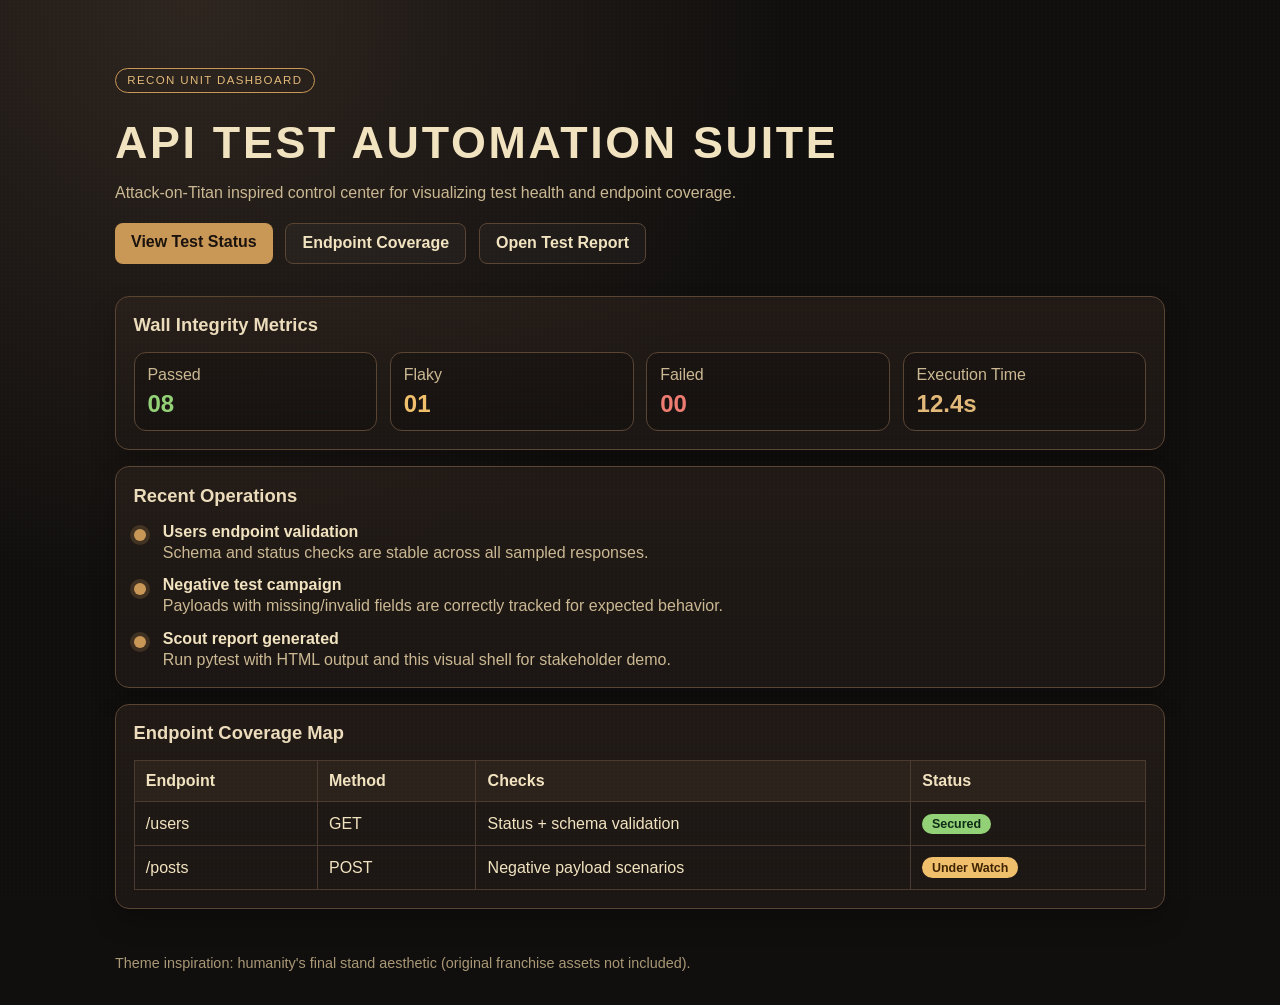
<file: ui/index.html>
<!DOCTYPE html>
<html lang="en">
<head>
  <meta charset="UTF-8" />
  <meta name="viewport" content="width=device-width, initial-scale=1.0" />
  <title>Scout HQ - API Test Suite UI</title>
  <link rel="stylesheet" href="./theme.css" />
</head>
<body>
  <div class="grain"></div>
  <header class="hero">
    <p class="tag">Recon Unit Dashboard</p>
    <h1>API Test Automation Suite</h1>
    <p class="subtitle">Attack-on-Titan inspired control center for visualizing test health and endpoint coverage.</p>
    <div class="hero-actions">
      <a class="btn btn-primary" href="#results">View Test Status</a>
      <a class="btn btn-secondary" href="#coverage">Endpoint Coverage</a>
      <a class="btn btn-secondary" href="report.html" target="_blank" rel="noopener noreferrer">Open Test Report</a>
    </div>
  </header>

  <main>
    <section class="panel stats" id="results">
      <h2>Wall Integrity Metrics</h2>
      <div class="stat-grid">
        <article class="stat-card passed">
          <p class="label">Passed</p>
          <p class="value">08</p>
        </article>
        <article class="stat-card warning">
          <p class="label">Flaky</p>
          <p class="value">01</p>
        </article>
        <article class="stat-card failed">
          <p class="label">Failed</p>
          <p class="value">00</p>
        </article>
        <article class="stat-card neutral">
          <p class="label">Execution Time</p>
          <p class="value">12.4s</p>
        </article>
      </div>
    </section>

    <section class="panel">
      <h2>Recent Operations</h2>
      <div class="timeline">
        <div class="timeline-item">
          <span class="dot"></span>
          <div>
            <h3>Users endpoint validation</h3>
            <p>Schema and status checks are stable across all sampled responses.</p>
          </div>
        </div>
        <div class="timeline-item">
          <span class="dot"></span>
          <div>
            <h3>Negative test campaign</h3>
            <p>Payloads with missing/invalid fields are correctly tracked for expected behavior.</p>
          </div>
        </div>
        <div class="timeline-item">
          <span class="dot"></span>
          <div>
            <h3>Scout report generated</h3>
            <p>Run pytest with HTML output and this visual shell for stakeholder demo.</p>
          </div>
        </div>
      </div>
    </section>

    <section class="panel" id="coverage">
      <h2>Endpoint Coverage Map</h2>
      <table>
        <thead>
          <tr>
            <th>Endpoint</th>
            <th>Method</th>
            <th>Checks</th>
            <th>Status</th>
          </tr>
        </thead>
        <tbody>
          <tr>
            <td>/users</td>
            <td>GET</td>
            <td>Status + schema validation</td>
            <td><span class="badge success">Secured</span></td>
          </tr>
          <tr>
            <td>/posts</td>
            <td>POST</td>
            <td>Negative payload scenarios</td>
            <td><span class="badge alert">Under Watch</span></td>
          </tr>
        </tbody>
      </table>
    </section>
  </main>

  <footer>
    <p>Theme inspiration: humanity's final stand aesthetic (original franchise assets not included).</p>
  </footer>
</body>
</html>
</file>
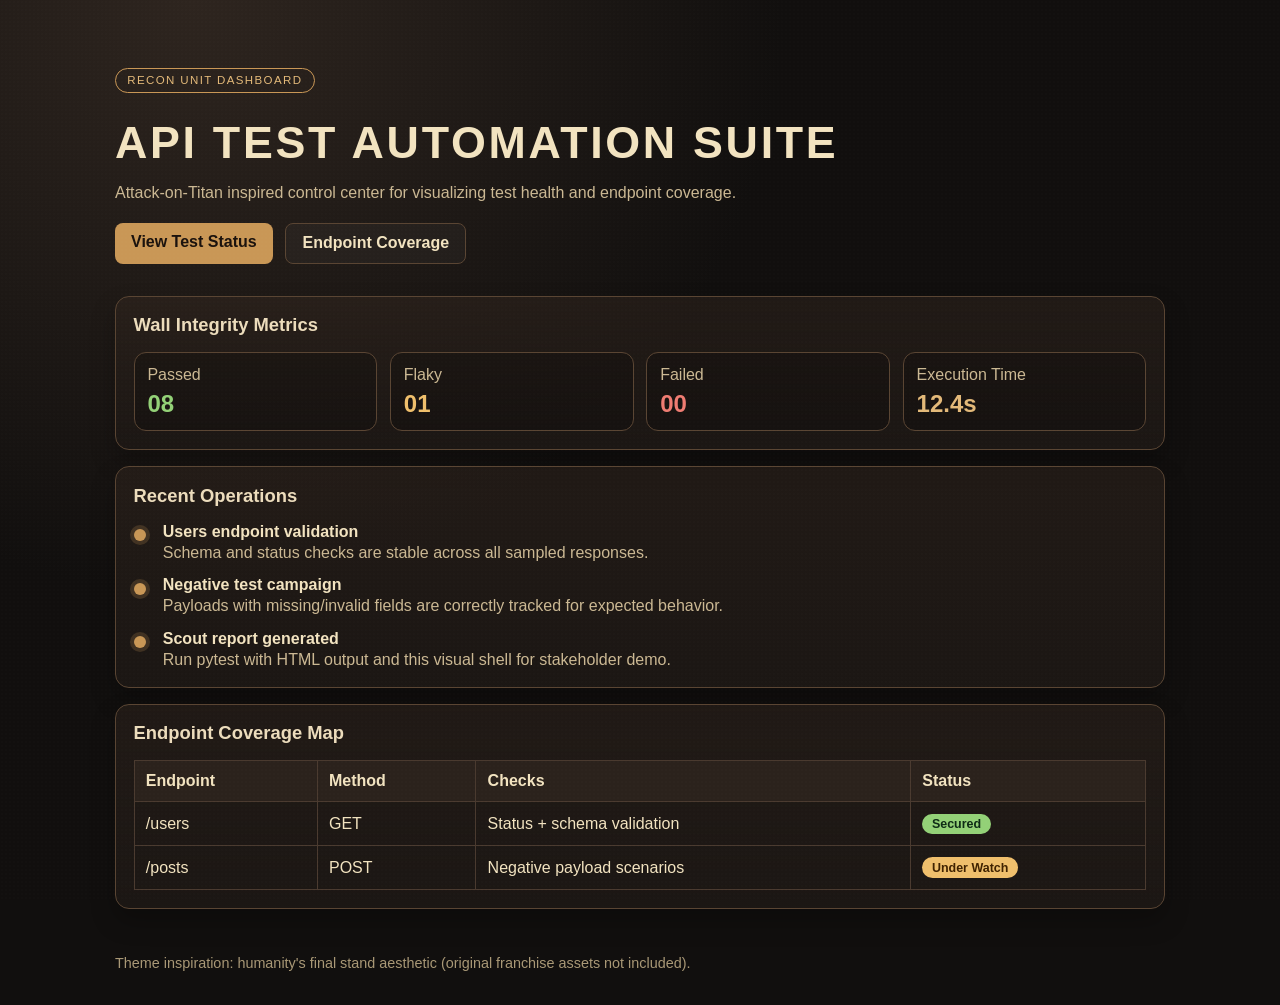
<file: api test/ui/index.html>
<!DOCTYPE html>
<html lang="en">
<head>
  <meta charset="UTF-8" />
  <meta name="viewport" content="width=device-width, initial-scale=1.0" />
  <title>Scout HQ - API Test Suite UI</title>
  <link rel="stylesheet" href="./theme.css" />
</head>
<body>
  <div class="grain"></div>
  <header class="hero">
    <p class="tag">Recon Unit Dashboard</p>
    <h1>API Test Automation Suite</h1>
    <p class="subtitle">Attack-on-Titan inspired control center for visualizing test health and endpoint coverage.</p>
    <div class="hero-actions">
      <a class="btn btn-primary" href="#results">View Test Status</a>
      <a class="btn btn-secondary" href="#coverage">Endpoint Coverage</a>
    </div>
  </header>

  <main>
    <section class="panel stats" id="results">
      <h2>Wall Integrity Metrics</h2>
      <div class="stat-grid">
        <article class="stat-card passed">
          <p class="label">Passed</p>
          <p class="value">08</p>
        </article>
        <article class="stat-card warning">
          <p class="label">Flaky</p>
          <p class="value">01</p>
        </article>
        <article class="stat-card failed">
          <p class="label">Failed</p>
          <p class="value">00</p>
        </article>
        <article class="stat-card neutral">
          <p class="label">Execution Time</p>
          <p class="value">12.4s</p>
        </article>
      </div>
    </section>

    <section class="panel">
      <h2>Recent Operations</h2>
      <div class="timeline">
        <div class="timeline-item">
          <span class="dot"></span>
          <div>
            <h3>Users endpoint validation</h3>
            <p>Schema and status checks are stable across all sampled responses.</p>
          </div>
        </div>
        <div class="timeline-item">
          <span class="dot"></span>
          <div>
            <h3>Negative test campaign</h3>
            <p>Payloads with missing/invalid fields are correctly tracked for expected behavior.</p>
          </div>
        </div>
        <div class="timeline-item">
          <span class="dot"></span>
          <div>
            <h3>Scout report generated</h3>
            <p>Run pytest with HTML output and this visual shell for stakeholder demo.</p>
          </div>
        </div>
      </div>
    </section>

    <section class="panel" id="coverage">
      <h2>Endpoint Coverage Map</h2>
      <table>
        <thead>
          <tr>
            <th>Endpoint</th>
            <th>Method</th>
            <th>Checks</th>
            <th>Status</th>
          </tr>
        </thead>
        <tbody>
          <tr>
            <td>/users</td>
            <td>GET</td>
            <td>Status + schema validation</td>
            <td><span class="badge success">Secured</span></td>
          </tr>
          <tr>
            <td>/posts</td>
            <td>POST</td>
            <td>Negative payload scenarios</td>
            <td><span class="badge alert">Under Watch</span></td>
          </tr>
        </tbody>
      </table>
    </section>
  </main>

  <footer>
    <p>Theme inspiration: humanity's final stand aesthetic (original franchise assets not included).</p>
  </footer>
</body>
</html>
</file>
<file: ui/theme.css>
:root {
  --bg-dark: #110f0e;
  --bg-mid: #1f1a17;
  --panel: #231d1a;
  --panel-border: #5a4533;
  --text-main: #f2e3c0;
  --text-muted: #cbb893;
  --gold: #c99756;
  --gold-soft: #e3b979;
  --green: #93d177;
  --red: #ef7c72;
  --amber: #efbf6c;
}

* {
  box-sizing: border-box;
}

body {
  margin: 0;
  font-family: "Segoe UI", Arial, sans-serif;
  color: var(--text-main);
  background: radial-gradient(circle at 15% 0%, #2e251f 0%, var(--bg-dark) 40%), linear-gradient(180deg, #181412 0%, #0f0d0c 100%);
  min-height: 100vh;
}

.grain {
  position: fixed;
  inset: 0;
  pointer-events: none;
  background-image: radial-gradient(rgba(255, 255, 255, 0.03) 1px, transparent 1px);
  background-size: 4px 4px;
  opacity: 0.4;
}

.hero, main, footer {
  width: min(1050px, calc(100% - 2rem));
  margin: 0 auto;
}

.hero {
  padding: 3.5rem 0 2rem;
}

.tag {
  display: inline-block;
  padding: 0.35rem 0.7rem;
  border: 1px solid var(--gold);
  color: var(--gold-soft);
  border-radius: 999px;
  text-transform: uppercase;
  letter-spacing: 0.12em;
  font-size: 0.72rem;
}

h1 {
  font-size: clamp(1.8rem, 3.6vw, 2.8rem);
  letter-spacing: 0.06em;
  margin: 0.8rem 0;
  text-transform: uppercase;
}

.subtitle {
  color: var(--text-muted);
  max-width: 760px;
}

.hero-actions {
  margin-top: 1.3rem;
  display: flex;
  gap: 0.8rem;
  flex-wrap: wrap;
}

.btn {
  text-decoration: none;
  border-radius: 8px;
  padding: 0.65rem 1rem;
  font-weight: 600;
}

.btn-primary {
  background: var(--gold);
  color: #1a120d;
}

.btn-primary:hover {
  background: var(--gold-soft);
}

.btn-secondary {
  border: 1px solid var(--panel-border);
  color: var(--text-main);
  background: rgba(255, 255, 255, 0.03);
}

main {
  display: grid;
  gap: 1rem;
  padding-bottom: 2rem;
}

.panel {
  background: linear-gradient(180deg, rgba(52, 39, 31, 0.45), rgba(28, 23, 20, 0.95));
  border: 1px solid var(--panel-border);
  border-radius: 14px;
  padding: 1.1rem;
  box-shadow: 0 12px 24px rgba(0, 0, 0, 0.25);
}

h2 {
  margin-top: 0;
  margin-bottom: 1rem;
  font-size: 1.15rem;
  color: #ecdcbc;
}

.stat-grid {
  display: grid;
  gap: 0.8rem;
  grid-template-columns: repeat(auto-fit, minmax(140px, 1fr));
}

.stat-card {
  border: 1px solid var(--panel-border);
  border-radius: 12px;
  background: rgba(0, 0, 0, 0.2);
  padding: 0.8rem;
}

.stat-card .label {
  color: var(--text-muted);
  margin: 0 0 0.35rem;
}

.stat-card .value {
  font-size: 1.5rem;
  font-weight: 700;
  margin: 0;
}

.stat-card.passed .value { color: var(--green); }
.stat-card.warning .value { color: var(--amber); }
.stat-card.failed .value { color: var(--red); }
.stat-card.neutral .value { color: var(--gold-soft); }

.timeline {
  display: grid;
  gap: 0.9rem;
}

.timeline-item {
  display: grid;
  grid-template-columns: 18px 1fr;
  gap: 0.7rem;
  align-items: start;
}

.dot {
  width: 12px;
  height: 12px;
  margin-top: 0.4rem;
  border-radius: 50%;
  background: var(--gold);
  box-shadow: 0 0 0 4px rgba(201, 151, 86, 0.2);
}

h3 {
  margin: 0 0 0.2rem;
  font-size: 1rem;
}

.timeline p {
  margin: 0;
  color: var(--text-muted);
}

table {
  width: 100%;
  border-collapse: collapse;
}

th, td {
  border: 1px solid #4a3a2f;
  padding: 0.7rem;
  text-align: left;
}

th {
  background: #2b221c;
}

.badge {
  display: inline-block;
  padding: 0.2rem 0.6rem;
  border-radius: 999px;
  font-size: 0.78rem;
  font-weight: 600;
}

.badge.success {
  color: #0e2b16;
  background: var(--green);
}

.badge.alert {
  color: #3f2200;
  background: var(--amber);
}

footer {
  padding: 0 0 1.2rem;
  color: #a99876;
  font-size: 0.9rem;
}
</file>
<file: api test/ui/theme.css>
:root {
  --bg-dark: #110f0e;
  --bg-mid: #1f1a17;
  --panel: #231d1a;
  --panel-border: #5a4533;
  --text-main: #f2e3c0;
  --text-muted: #cbb893;
  --gold: #c99756;
  --gold-soft: #e3b979;
  --green: #93d177;
  --red: #ef7c72;
  --amber: #efbf6c;
}

* {
  box-sizing: border-box;
}

body {
  margin: 0;
  font-family: "Segoe UI", Arial, sans-serif;
  color: var(--text-main);
  background: radial-gradient(circle at 15% 0%, #2e251f 0%, var(--bg-dark) 40%), linear-gradient(180deg, #181412 0%, #0f0d0c 100%);
  min-height: 100vh;
}

.grain {
  position: fixed;
  inset: 0;
  pointer-events: none;
  background-image: radial-gradient(rgba(255, 255, 255, 0.03) 1px, transparent 1px);
  background-size: 4px 4px;
  opacity: 0.4;
}

.hero, main, footer {
  width: min(1050px, calc(100% - 2rem));
  margin: 0 auto;
}

.hero {
  padding: 3.5rem 0 2rem;
}

.tag {
  display: inline-block;
  padding: 0.35rem 0.7rem;
  border: 1px solid var(--gold);
  color: var(--gold-soft);
  border-radius: 999px;
  text-transform: uppercase;
  letter-spacing: 0.12em;
  font-size: 0.72rem;
}

h1 {
  font-size: clamp(1.8rem, 3.6vw, 2.8rem);
  letter-spacing: 0.06em;
  margin: 0.8rem 0;
  text-transform: uppercase;
}

.subtitle {
  color: var(--text-muted);
  max-width: 760px;
}

.hero-actions {
  margin-top: 1.3rem;
  display: flex;
  gap: 0.8rem;
  flex-wrap: wrap;
}

.btn {
  text-decoration: none;
  border-radius: 8px;
  padding: 0.65rem 1rem;
  font-weight: 600;
}

.btn-primary {
  background: var(--gold);
  color: #1a120d;
}

.btn-primary:hover {
  background: var(--gold-soft);
}

.btn-secondary {
  border: 1px solid var(--panel-border);
  color: var(--text-main);
  background: rgba(255, 255, 255, 0.03);
}

main {
  display: grid;
  gap: 1rem;
  padding-bottom: 2rem;
}

.panel {
  background: linear-gradient(180deg, rgba(52, 39, 31, 0.45), rgba(28, 23, 20, 0.95));
  border: 1px solid var(--panel-border);
  border-radius: 14px;
  padding: 1.1rem;
  box-shadow: 0 12px 24px rgba(0, 0, 0, 0.25);
}

h2 {
  margin-top: 0;
  margin-bottom: 1rem;
  font-size: 1.15rem;
  color: #ecdcbc;
}

.stat-grid {
  display: grid;
  gap: 0.8rem;
  grid-template-columns: repeat(auto-fit, minmax(140px, 1fr));
}

.stat-card {
  border: 1px solid var(--panel-border);
  border-radius: 12px;
  background: rgba(0, 0, 0, 0.2);
  padding: 0.8rem;
}

.stat-card .label {
  color: var(--text-muted);
  margin: 0 0 0.35rem;
}

.stat-card .value {
  font-size: 1.5rem;
  font-weight: 700;
  margin: 0;
}

.stat-card.passed .value { color: var(--green); }
.stat-card.warning .value { color: var(--amber); }
.stat-card.failed .value { color: var(--red); }
.stat-card.neutral .value { color: var(--gold-soft); }

.timeline {
  display: grid;
  gap: 0.9rem;
}

.timeline-item {
  display: grid;
  grid-template-columns: 18px 1fr;
  gap: 0.7rem;
  align-items: start;
}

.dot {
  width: 12px;
  height: 12px;
  margin-top: 0.4rem;
  border-radius: 50%;
  background: var(--gold);
  box-shadow: 0 0 0 4px rgba(201, 151, 86, 0.2);
}

h3 {
  margin: 0 0 0.2rem;
  font-size: 1rem;
}

.timeline p {
  margin: 0;
  color: var(--text-muted);
}

table {
  width: 100%;
  border-collapse: collapse;
}

th, td {
  border: 1px solid #4a3a2f;
  padding: 0.7rem;
  text-align: left;
}

th {
  background: #2b221c;
}

.badge {
  display: inline-block;
  padding: 0.2rem 0.6rem;
  border-radius: 999px;
  font-size: 0.78rem;
  font-weight: 600;
}

.badge.success {
  color: #0e2b16;
  background: var(--green);
}

.badge.alert {
  color: #3f2200;
  background: var(--amber);
}

footer {
  padding: 0 0 1.2rem;
  color: #a99876;
  font-size: 0.9rem;
}
</file>
